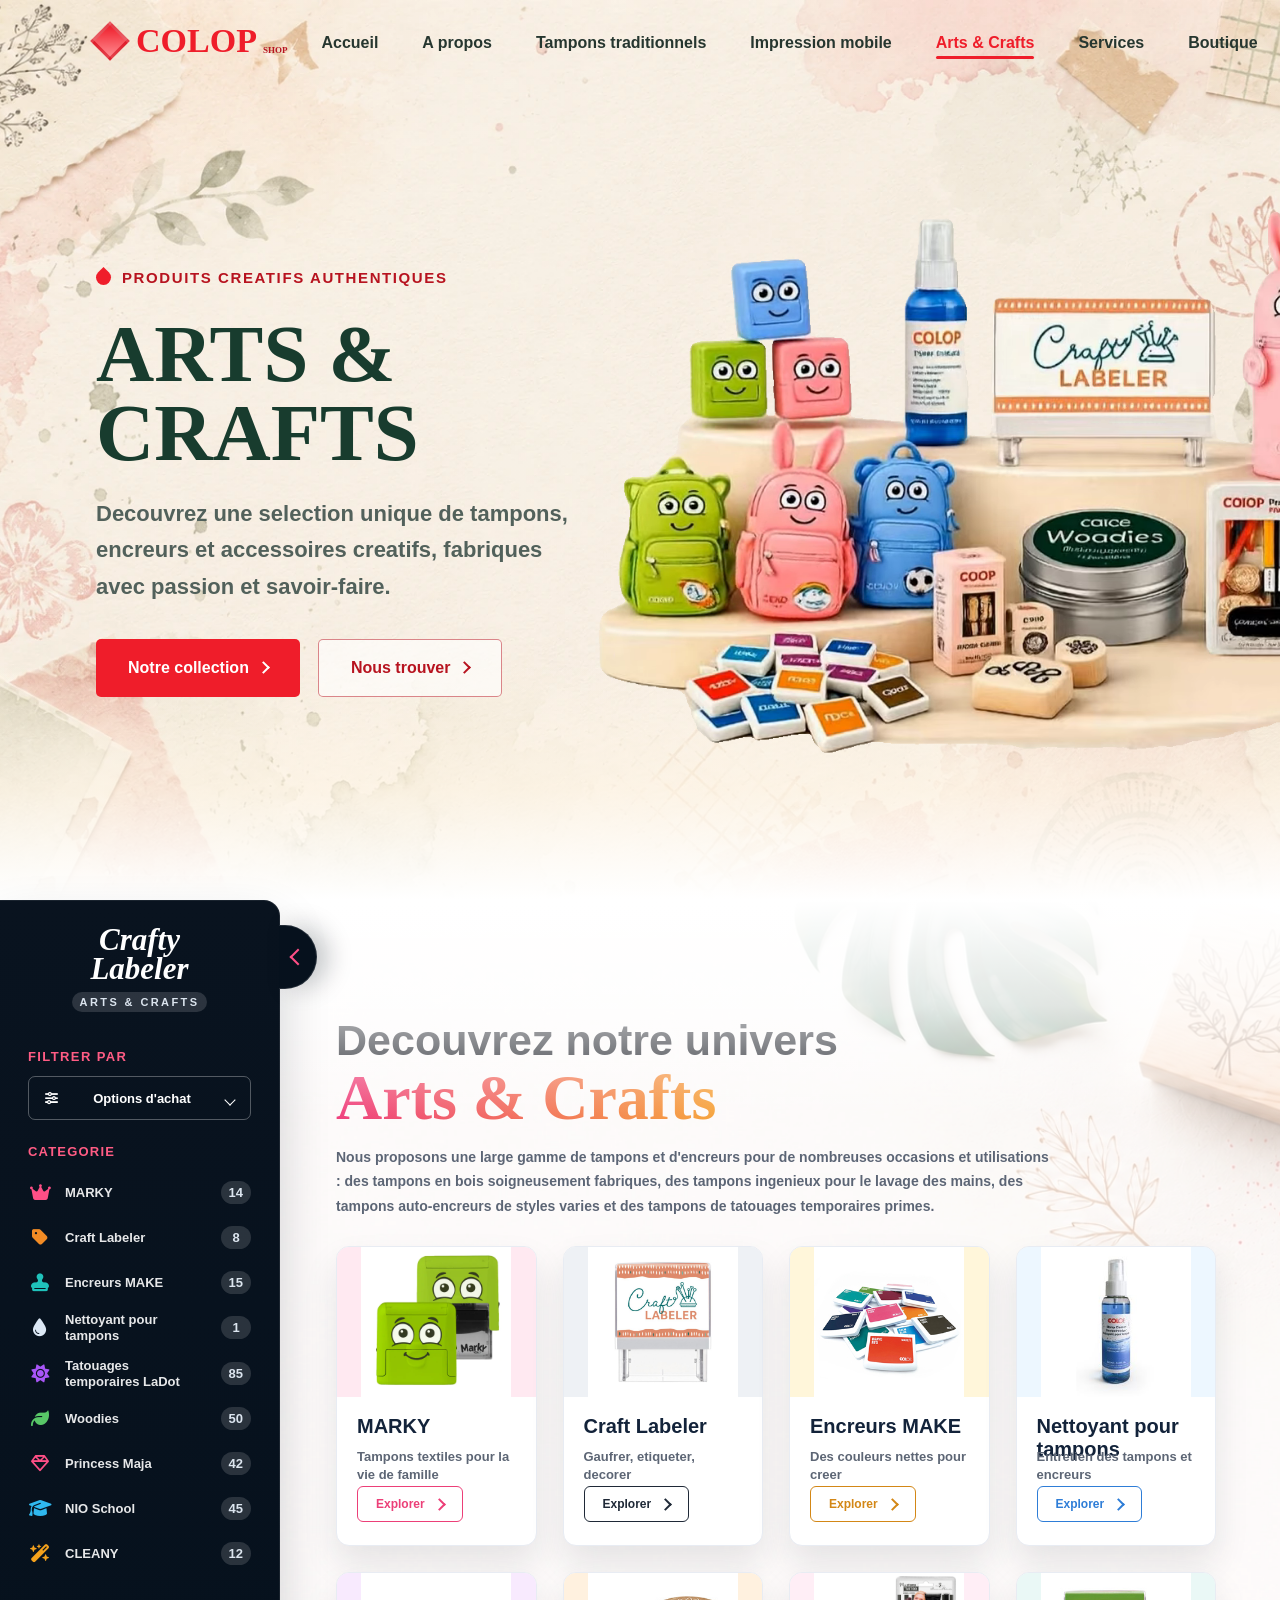
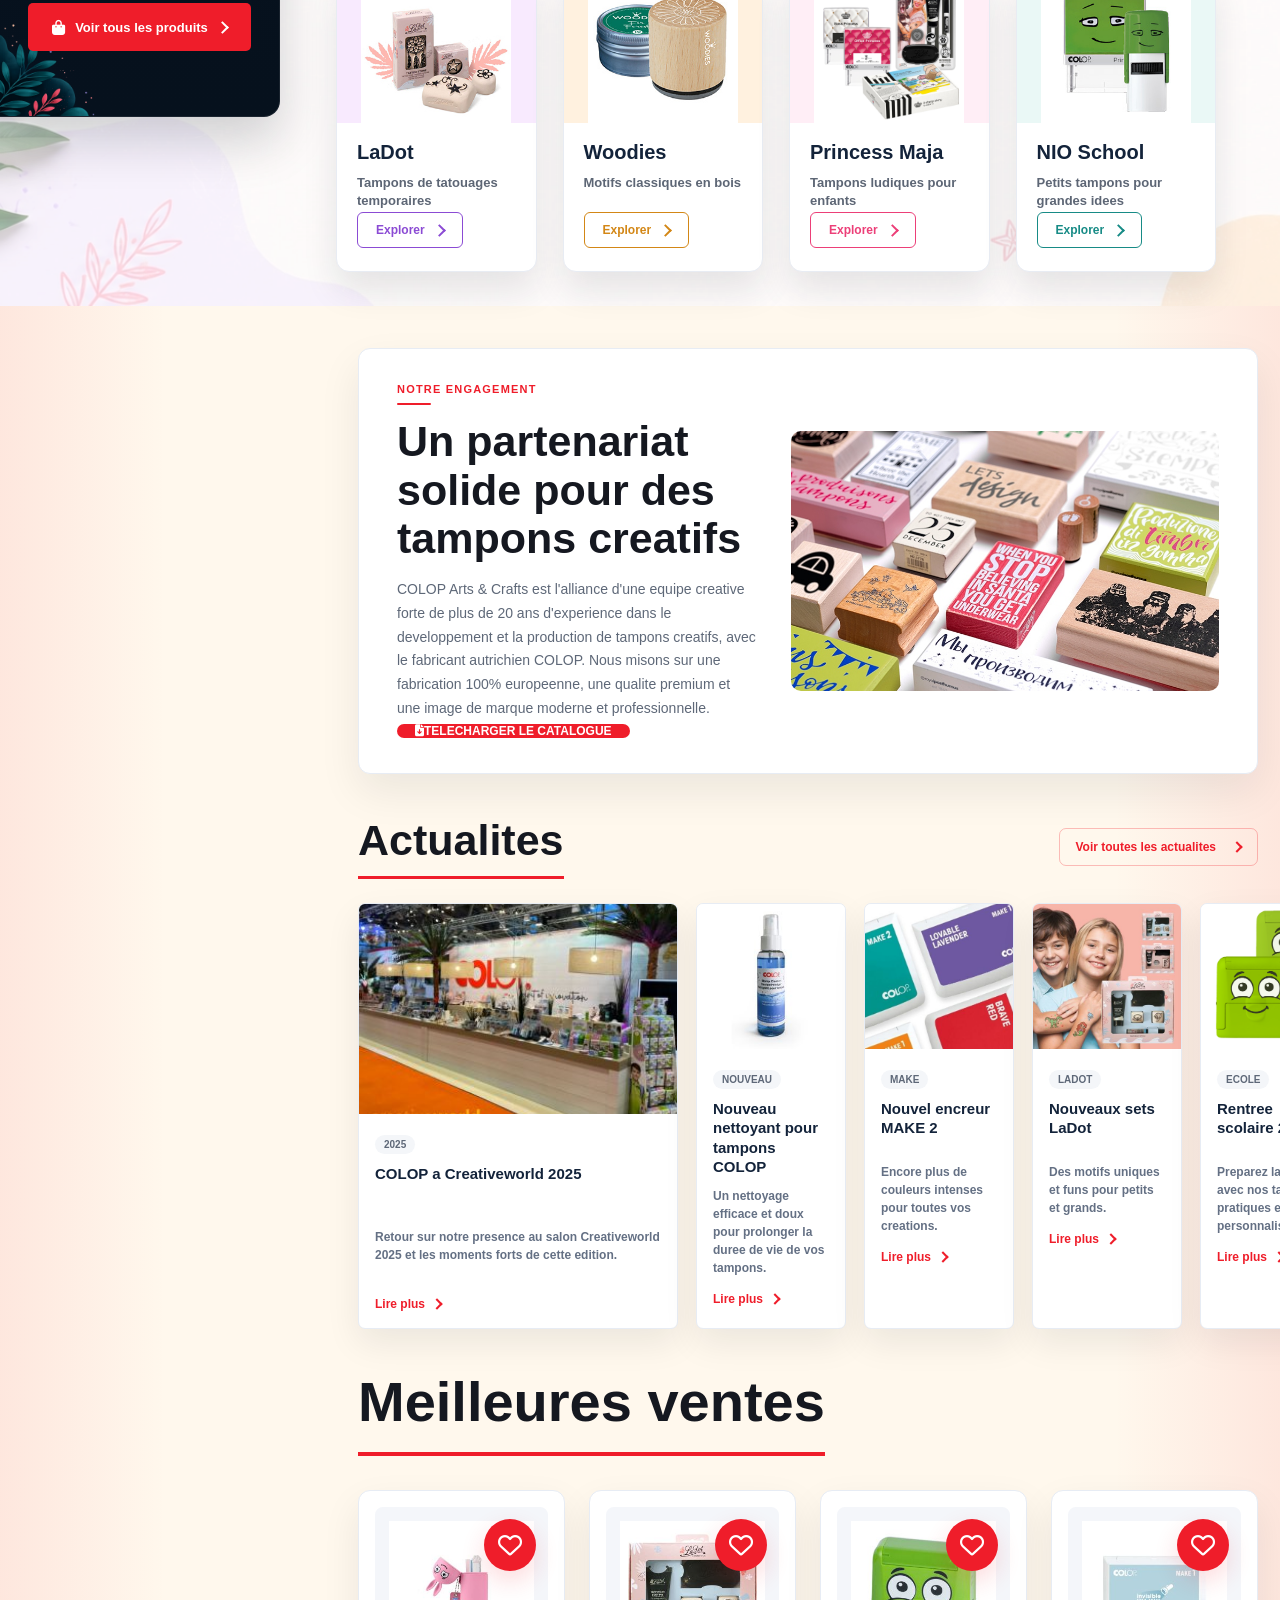
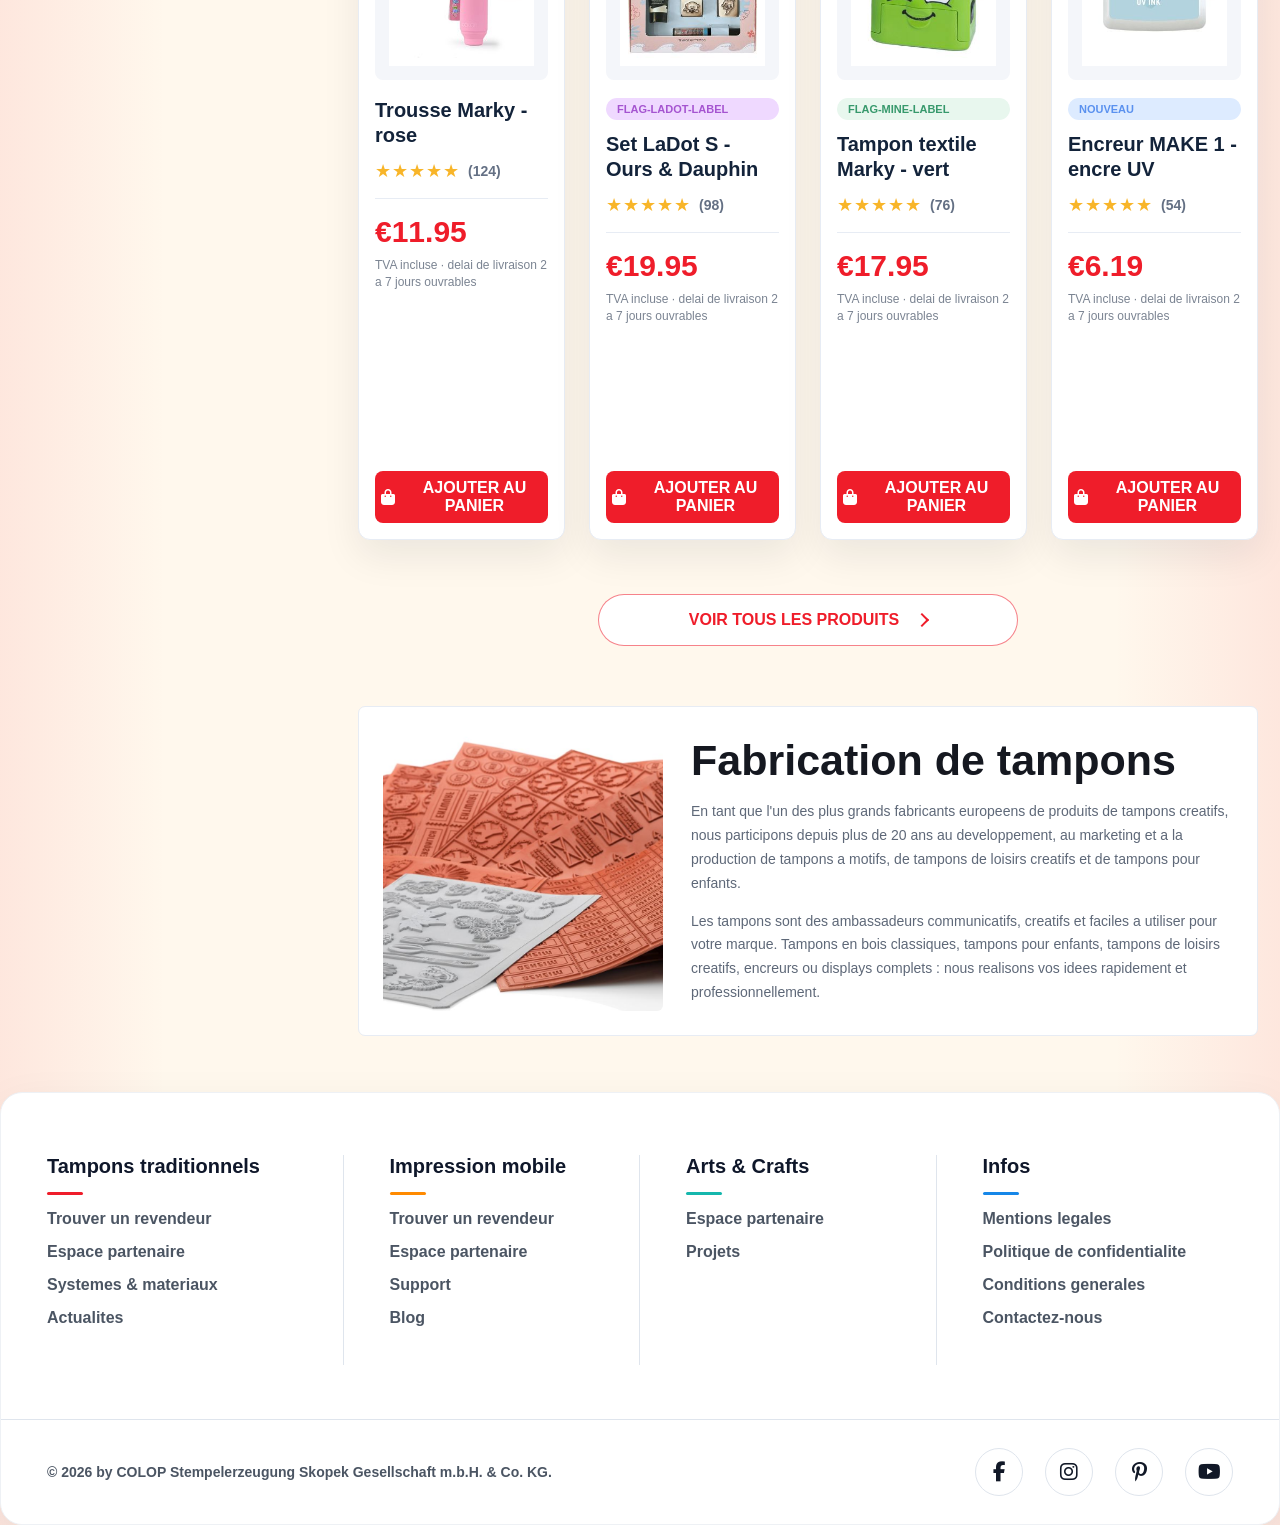
<file: index.html>
<!doctype html>
<html lang="fr">
  <head>
    <meta charset="utf-8" />
    <meta name="viewport" content="width=device-width, initial-scale=1" />
    <title>COLOP Arts & Crafts</title>
    <link
      rel="stylesheet"
      href="https://cdnjs.cloudflare.com/ajax/libs/font-awesome/6.5.2/css/all.min.css"
    />
    <link rel="stylesheet" href="styles.css" />
  </head>
  <body>
    <div class="topbar">
      <div class="wrap topbar__inner">
        <span>La boutique ne fonctionnera pas correctement si les cookies sont desactives.</span>
        <div>
          <a href="#">Mon compte</a>
          <a href="#">Connexion</a>
          <a href="#">Creer un compte</a>
        </div>
      </div>
    </div>

    <header class="site-header">
      <div class="wrap header-grid">
        <button class="icon-button nav-toggle" aria-label="Ouvrir le menu">
          <span></span><span></span><span></span>
        </button>
        <a class="brand" href="#" aria-label="COLOP shop">
          <span>COL</span><span>OP</span>
          <small>Shop</small>
        </a>
        <nav class="main-nav" aria-label="Navigation principale">
          <a href="#">Accueil</a>
          <a href="#">A propos</a>
          <a href="#">Tampons traditionnels</a>
          <a href="#">Impression mobile</a>
          <a class="active" href="#">Arts & Crafts</a>
          <a href="#">Services</a>
          <a href="#">Boutique</a>
        </nav>
        <div class="header-actions">
          <button class="search-button" aria-label="Rechercher"></button>
          <a class="cart-link" href="#">Mon panier</a>
        </div>
      </div>
    </header>

    <main>
      <section class="hero">
        <div class="wrap hero__inner">
          <div class="hero-copy">
            <span class="hero-kicker">Produits creatifs authentiques</span>
            <h1>ARTS &amp; CRAFTS</h1>
            <p>Decouvrez une selection unique de tampons, encreurs et accessoires creatifs, fabriques avec passion et savoir-faire.</p>
            <div class="hero-actions">
              <a class="hero-cta" href="#">Notre collection</a>
              <a class="hero-secondary" href="#">Nous trouver</a>
            </div>
          </div>
          <div class="hero-art" aria-label="Produits COLOP Arts and Crafts">
            <video class="hero-main-image" autoplay muted loop playsinline aria-label="Video principale des produits">
              <source src="assets/sections/hero-main-video.webm" type="video/mp4" />
            </video>
          </div>
        </div>
      </section>

      <div class="wrap layout">
        <aside class="filters" aria-label="Categories de boutique">
          <button class="filter-toggle" type="button" aria-label="Masquer les filtres" aria-expanded="true"></button>
          <div class="filters-panel">
            <div class="filter-brand">
              <strong>Crafty Labeler</strong>
              <span>Arts & Crafts</span>
            </div>
            <h2>Filtrer par</h2>
            <h3><i class="fa-solid fa-sliders" aria-hidden="true"></i>Options d'achat</h3>
            <h4>Categorie</h4>
            <ul>
              <li><i class="option-icon fa-solid fa-crown" aria-hidden="true"></i><a href="marky.html">MARKY</a><span>14</span></li>
              <li><i class="option-icon fa-solid fa-tag" aria-hidden="true"></i><a href="#">Craft Labeler</a><span>8</span></li>
              <li><i class="option-icon fa-solid fa-stamp" aria-hidden="true"></i><a href="#">Encreurs MAKE</a><span>15</span></li>
              <li><i class="option-icon fa-solid fa-droplet" aria-hidden="true"></i><a href="#">Nettoyant pour tampons</a><span>1</span></li>
              <li><i class="option-icon fa-solid fa-sun" aria-hidden="true"></i><a href="#">Tatouages temporaires LaDot</a><span>85</span></li>
              <li><i class="option-icon fa-solid fa-leaf" aria-hidden="true"></i><a href="#">Woodies</a><span>50</span></li>
              <li><i class="option-icon fa-regular fa-gem" aria-hidden="true"></i><a href="#">Princess Maja</a><span>42</span></li>
              <li><i class="option-icon fa-solid fa-graduation-cap" aria-hidden="true"></i><a href="#">NIO School</a><span>45</span></li>
              <li><i class="option-icon fa-solid fa-wand-magic-sparkles" aria-hidden="true"></i><a href="#">CLEANY</a><span>12</span></li>
            </ul>
            <a class="view-all" href="#"><i class="fa-solid fa-bag-shopping" aria-hidden="true"></i>Voir tous les produits</a>
          </div>
        </aside>

        <div class="content">
          <section class="section-intro">
            <h2>Decouvrez notre univers <span>Arts & Crafts</span></h2>
            <p>
              Nous proposons une large gamme de tampons et d'encreurs pour de nombreuses occasions et utilisations :
              des tampons en bois soigneusement fabriques, des tampons ingenieux pour le lavage des mains, des tampons
              auto-encreurs de styles varies et des tampons de tatouages temporaires primes.
            </p>
          </section>

          <section class="brand-grid" aria-label="Marques Arts and Crafts">
            <a class="brand-tile marky" href="marky.html">
              <img src="assets/brands/marky.jpg" alt="" />
              <strong>MARKY</strong>
              <span>Tampons textiles pour la vie de famille</span>
              <em>Explorer</em>
            </a>
            <a class="brand-tile labeler" href="#">
              <img src="assets/brands/craft-labeler.jpg" alt="" />
              <strong>Craft Labeler</strong>
              <span>Gaufrer, etiqueter, decorer</span>
              <em>Explorer</em>
            </a>
            <a class="brand-tile make" href="#">
              <img src="assets/brands/make-stamp-pads.jpg" alt="" />
              <strong>Encreurs MAKE</strong>
              <span>Des couleurs nettes pour creer</span>
              <em>Explorer</em>
            </a>
            <a class="brand-tile cleaner" href="#">
              <img src="assets/brands/stamp-cleaner.jpg" alt="" />
              <strong>Nettoyant pour tampons</strong>
              <span>Entretien des tampons et encreurs</span>
              <em>Explorer</em>
            </a>
            <a class="brand-tile ladot" href="#">
              <img src="assets/brands/ladot.jpg" alt="" />
              <strong>LaDot</strong>
              <span>Tampons de tatouages temporaires</span>
              <em>Explorer</em>
            </a>
            <a class="brand-tile woodies" href="#">
              <img src="assets/brands/woodies.jpg" alt="" />
              <strong>Woodies</strong>
              <span>Motifs classiques en bois</span>
              <em>Explorer</em>
            </a>
            <a class="brand-tile maja" href="#">
              <img src="assets/brands/princess-maja.png" alt="" />
              <strong>Princess Maja</strong>
              <span>Tampons ludiques pour enfants</span>
              <em>Explorer</em>
            </a>
            <a class="brand-tile nio" href="#">
              <img src="assets/brands/nio-school.jpg" alt="" />
              <strong>NIO School</strong>
              <span>Petits tampons pour grandes idees</span>
              <em>Explorer</em>
            </a>
          </section>
        </div>
      </div>

      <div class="wrap after-universe">
          <section class="partnership">
            <div>
              <span>Notre engagement</span>
              <h2>Un partenariat solide pour des tampons creatifs</h2>
              <p>
                COLOP Arts & Crafts est l'alliance d'une equipe creative forte de plus de 20 ans d'experience dans le
                developpement et la production de tampons creatifs, avec le fabricant autrichien COLOP. Nous misons sur
                une fabrication 100% europeenne, une qualite premium et une image de marque moderne et professionnelle.
              </p>
              <a class="button" href="#"><i class="fa-solid fa-file-arrow-down" aria-hidden="true"></i>Telecharger le catalogue</a>
            </div>
            <img src="assets/sections/company.jpg" alt="Produits creatifs COLOP Arts and Crafts" />
          </section>

          <section class="news">
            <div class="section-heading">
              <h2>Actualites</h2>
              <a href="#">Voir toutes les actualites</a>
            </div>
            <div class="news-grid">
              <article class="featured-news">
                <img src="assets/news/creativeworld-2025.jpg" alt="" />
                <span>2025</span>
                <h3>COLOP a Creativeworld 2025</h3>
                <p>Retour sur notre presence au salon Creativeworld 2025 et les moments forts de cette edition.</p>
                <a href="#">Lire plus</a>
              </article>
              <article>
                <img src="assets/news/stamp-cleaner.jpg" alt="" />
                <span>Nouveau</span>
                <h3>Nouveau nettoyant pour tampons COLOP</h3>
                <p>Un nettoyage efficace et doux pour prolonger la duree de vie de vos tampons.</p>
                <a href="#">Lire plus</a>
              </article>
              <article>
                <img src="assets/news/make-2-stamp-pad.jpg" alt="" />
                <span>MAKE</span>
                <h3>Nouvel encreur MAKE 2</h3>
                <p>Encore plus de couleurs intenses pour toutes vos creations.</p>
                <a href="#">Lire plus</a>
              </article>
              <article>
                <img src="assets/news/new-ladot-sets.jpg" alt="" />
                <span>LaDot</span>
                <h3>Nouveaux sets LaDot</h3>
                <p>Des motifs uniques et funs pour petits et grands.</p>
                <a href="#">Lire plus</a>
              </article>
              <article>
                <img src="assets/news/back-to-school-2024.png" alt="" />
                <span>Ecole</span>
                <h3>Rentree scolaire 2024</h3>
                <p>Preparez la rentree avec nos tampons pratiques et personnalisables.</p>
                <a href="#">Lire plus</a>
              </article>
            </div>
          </section>

          <section class="products">
            <div class="section-heading">
              <h2>Meilleures ventes</h2>
            </div>
            <div class="product-grid">
              <article class="product-card">
                <button class="wishlist-button" type="button" aria-label="Ajouter aux favoris"><i class="fa-regular fa-heart"></i></button>
                <div class="product-image"><img src="assets/products/marky-pencil-case-pink.jpg" alt="Trousse Marky rose" /></div>
                <h3>Trousse Marky - rose</h3>
                <div class="rating" aria-label="Note 5 sur 5"><span>★★★★★</span><small>(124)</small></div>
                <p class="price">&euro;11.95</p>
                <p class="meta">TVA incluse &middot; delai de livraison 2 a 7 jours ouvrables</p>
                <button><i class="fa-solid fa-bag-shopping" aria-hidden="true"></i>Ajouter au panier</button>
              </article>
              <article class="product-card">
                <button class="wishlist-button" type="button" aria-label="Ajouter aux favoris"><i class="fa-regular fa-heart"></i></button>
                <div class="product-image"><img src="assets/products/ladot-set-bear-dolphin.jpg" alt="Set LaDot S Ours et Dauphin" /></div>
                <span class="flag">flag-ladot-label</span>
                <h3>Set LaDot S - Ours & Dauphin</h3>
                <div class="rating" aria-label="Note 5 sur 5"><span>★★★★★</span><small>(98)</small></div>
                <p class="price">&euro;19.95</p>
                <p class="meta">TVA incluse &middot; delai de livraison 2 a 7 jours ouvrables</p>
                <button><i class="fa-solid fa-bag-shopping" aria-hidden="true"></i>Ajouter au panier</button>
              </article>
              <article class="product-card">
                <button class="wishlist-button" type="button" aria-label="Ajouter aux favoris"><i class="fa-regular fa-heart"></i></button>
                <div class="product-image"><img src="assets/products/marky-textile-stamp-green.jpg" alt="Tampon textile Marky vert" /></div>
                <span class="flag">flag-mine-label</span>
                <h3>Tampon textile Marky - vert</h3>
                <div class="rating" aria-label="Note 5 sur 5"><span>★★★★★</span><small>(76)</small></div>
                <p class="price">&euro;17.95</p>
                <p class="meta">TVA incluse &middot; delai de livraison 2 a 7 jours ouvrables</p>
                <button><i class="fa-solid fa-bag-shopping" aria-hidden="true"></i>Ajouter au panier</button>
              </article>
              <article class="product-card">
                <button class="wishlist-button" type="button" aria-label="Ajouter aux favoris"><i class="fa-regular fa-heart"></i></button>
                <div class="product-image"><img src="assets/products/make-1-ink-pad-uv.jpg" alt="Encreur MAKE 1 encre UV" /></div>
                <span class="flag">nouveau</span>
                <h3>Encreur MAKE 1 - encre UV</h3>
                <div class="rating" aria-label="Note 5 sur 5"><span>★★★★★</span><small>(54)</small></div>
                <p class="price">&euro;6.19</p>
                <p class="meta">TVA incluse &middot; delai de livraison 2 a 7 jours ouvrables</p>
                <button><i class="fa-solid fa-bag-shopping" aria-hidden="true"></i>Ajouter au panier</button>
              </article>
            </div>
            <a class="products-more" href="#">Voir tous les produits</a>
          </section>

          <section class="manufacturing">
            <div class="manufacturing__image">
              <img src="assets/sections/production-01.jpg" alt="Fabrication de tampons COLOP" />
            </div>
            <div>
              <h2>Fabrication de tampons</h2>
              <p>
                En tant que l'un des plus grands fabricants europeens de produits de tampons creatifs, nous participons
                depuis plus de 20 ans au developpement, au marketing et a la production de tampons a motifs, de tampons
                de loisirs creatifs et de tampons pour enfants.
              </p>
              <p>
                Les tampons sont des ambassadeurs communicatifs, creatifs et faciles a utiliser pour votre marque.
                Tampons en bois classiques, tampons pour enfants, tampons de loisirs creatifs, encreurs ou displays
                complets : nous realisons vos idees rapidement et professionnellement.
              </p>
            </div>
          </section>
      </div>
    </main>

    <footer class="footer">
      <div class="wrap footer-grid">
        <div>
          <h3>Tampons traditionnels</h3>
          <a href="#">Trouver un revendeur</a>
          <a href="#">Espace partenaire</a>
          <a href="#">Systemes & materiaux</a>
          <a href="#">Actualites</a>
        </div>
        <div>
          <h3>Impression mobile</h3>
          <a href="#">Trouver un revendeur</a>
          <a href="#">Espace partenaire</a>
          <a href="#">Support</a>
          <a href="#">Blog</a>
        </div>
        <div>
          <h3>Arts & Crafts</h3>
          <a href="#">Espace partenaire</a>
          <a href="#">Projets</a>
        </div>
        <div>
          <h3>Infos</h3>
          <a href="#">Mentions legales</a>
          <a href="#">Politique de confidentialite</a>
          <a href="#">Conditions generales</a>
          <a href="#">Contactez-nous</a>
        </div>
      </div>
      <div class="wrap footer-bottom-row">
        <div class="copyright">
          &copy; 2026 by COLOP Stempelerzeugung Skopek Gesellschaft m.b.H. & Co. KG.
        </div>
        <div class="social-row">
          <a href="#" aria-label="Facebook"><i class="fa-brands fa-facebook-f"></i></a>
          <a href="#" aria-label="Instagram"><i class="fa-brands fa-instagram"></i></a>
          <a href="#" aria-label="Pinterest"><i class="fa-brands fa-pinterest-p"></i></a>
          <a href="#" aria-label="YouTube"><i class="fa-brands fa-youtube"></i></a>
        </div>
      </div>
    </footer>

    <script src="script.js"></script>
  </body>
</html>
</file>
<file: styles.css>
:root {
  --red: #ef1d2a;
  --red-dark: #b7131f;
  --ink: #13233a;
  --text: #253247;
  --muted: #667085;
  --line: #e9edf4;
  --page: #fff8ed;
  --panel: #ffffff;
  --cream: #fff8ec;
  --shadow: 0 22px 52px rgba(73, 38, 18, 0.12);
}

* {
  box-sizing: border-box;
}

html,
body {
  max-width: 100%;
  overflow-x: hidden;
}

body {
  margin: 0;
  color: var(--text);
  font-family: Arial, Helvetica, sans-serif;
  background:
    linear-gradient(90deg, rgba(239, 29, 42, 0.08), transparent 13%, transparent 87%, rgba(239, 29, 42, 0.08)),
    var(--page);
}

html.marky-sequence-locked,
body.marky-sequence-locked {
  overflow: hidden;
}

a {
  color: inherit;
  text-decoration: none;
}

button,
input {
  font: inherit;
}

.wrap {
  width: min(1320px, calc(100% - 56px));
  max-width: 100vw;
  margin: 0 auto;
}

.topbar {
  display: none;
  background: rgba(255, 255, 255, 0.68);
  color: #786d62;
  font-size: 11px;
  border-bottom: 1px solid rgba(239, 29, 42, 0.1);
}

.topbar__inner {
  min-height: 26px;
  display: flex;
  align-items: center;
  justify-content: space-between;
  gap: 18px;
}

.topbar__inner span::before {
  content: "";
  display: inline-block;
  width: 8px;
  height: 8px;
  margin-right: 8px;
  border: 1px solid var(--red);
  border-radius: 50%;
  vertical-align: -1px;
}

.topbar a {
  margin-left: 18px;
}

.site-header {
  position: fixed;
  top: 0;
  left: 0;
  right: 0;
  z-index: 20;
  background: transparent;
  border-bottom: 1px solid transparent;
  backdrop-filter: none;
  transition: background 180ms ease, border-color 180ms ease, box-shadow 180ms ease;
  max-width: 100vw;
}

.site-header.is-scrolled {
  background: rgba(255, 250, 240, 1);
  border-bottom-color: rgba(239, 29, 42, 0.08);
  box-shadow: 0 10px 26px rgba(50, 31, 17, 0.06);
  backdrop-filter: none;
}

.header-grid {
  width: 85vw;
  max-width: none;
  min-height: 82px;
  display: grid;
  grid-template-columns: auto 1fr auto;
  align-items: center;
  gap: 34px;
}

.brand {
  display: inline-flex;
  align-items: flex-end;
  color: var(--red);
  font-family: Georgia, "Times New Roman", serif;
  font-size: 34px;
  font-weight: 900;
  line-height: 0.9;
  letter-spacing: 0;
}

.brand::before {
  content: "";
  width: 22px;
  height: 22px;
  margin-right: 12px;
  align-self: center;
  background: linear-gradient(135deg, var(--red), #ff8a8f);
  border: 3px solid rgba(183, 19, 31, 0.3);
  transform: rotate(45deg);
}

.brand span + span {
  font-weight: 900;
}

.brand small {
  margin-left: 6px;
  color: var(--red-dark);
  font-size: 9px;
  font-weight: 800;
  text-transform: uppercase;
  transform: translateY(-2px);
}

.main-nav {
  display: flex;
  align-items: center;
  justify-content: center;
  gap: 44px;
  color: #26362f;
  font-size: 16px;
  font-weight: 700;
}

.main-nav a {
  position: relative;
  padding: 29px 0 25px;
  white-space: nowrap;
}

.main-nav a.active,
.main-nav a:hover {
  color: var(--red);
}

.main-nav a.active::after {
  content: "";
  position: absolute;
  left: 0;
  right: 0;
  bottom: 18px;
  height: 3px;
  background: var(--red);
  border-radius: 999px;
}

.header-actions {
  display: flex;
  align-items: center;
  justify-content: flex-end;
  gap: 18px;
  font-size: 16px;
}

.cart-link {
  min-height: 48px;
  display: inline-flex;
  align-items: center;
  padding: 0 28px;
  color: #fff;
  background: var(--red);
  border-radius: 6px;
  font-weight: 900;
  box-shadow: 0 14px 26px rgba(239, 29, 42, 0.22);
}

.search-button,
.icon-button {
  border: 0;
  background: transparent;
  cursor: pointer;
}

.search-button {
  width: 22px;
  height: 22px;
  border: 2px solid #1f2937;
  border-radius: 50%;
  position: relative;
}

.search-button::after {
  content: "";
  position: absolute;
  width: 8px;
  height: 2px;
  right: -6px;
  bottom: 0;
  background: #1f2937;
  transform: rotate(45deg);
}

.nav-toggle {
  display: none;
  width: 32px;
  height: 28px;
  padding: 0;
}

.nav-toggle span {
  display: block;
  height: 2px;
  margin: 6px 0;
  background: var(--ink);
}

.hero {
  position: relative;
  height: 100vh;
  min-height: 100vh;
  overflow: hidden;
  background:
    radial-gradient(circle at center, rgba(255, 250, 240, 0.1), rgba(255, 246, 232, 0.1)),
    url("assets/sections/hero-background.png") center / cover no-repeat,
    #fff6e8;
  border-bottom: 0;
  max-width: 100vw;
}

.hero::after {
  content: "";
  position: absolute;
  left: 0;
  right: 0;
  bottom: 0;
  height: 240px;
  background: linear-gradient(180deg, rgba(255, 246, 232, 0) 0%, rgba(255, 246, 232, 0.72) 54%, #fff 100%);
  pointer-events: none;
}

.hero__inner {
  width: 85vw;
  max-width: 100vw;
  position: relative;
  z-index: 1;
  transform: translateY(74px);
  min-height: calc(100vh - 82px);
  display: grid;
  grid-template-columns: minmax(480px, 0.7fr) minmax(720px, 1.3fr);
  align-items: center;
  gap: 86px;
  padding: 28px 0;
}

.hero-kicker {
  display: inline-flex;
  align-items: center;
  gap: 11px;
  margin-bottom: 28px;
  color: var(--red-dark);
  font-size: 15px;
  font-weight: 900;
  text-transform: uppercase;
  letter-spacing: 1.6px;
}

.hero-kicker::before {
  content: "";
  width: 15px;
  height: 15px;
  background: var(--red);
  border-radius: 0 8px 8px 8px;
  transform: rotate(45deg);
}

.hero-copy h1 {
  max-width: 660px;
  margin: 0 0 24px;
  color: #183c2e;
  font-family: Georgia, "Times New Roman", serif;
  font-size: clamp(72px, 6.3vw, 112px);
  line-height: 0.98;
  font-weight: 900;
  letter-spacing: 0;
}

.hero-copy h1 span {
  color: var(--red);
}

.hero-copy h1::first-letter {
  color: inherit;
}

.hero-copy p {
  max-width: 610px;
  margin: 0;
  color: #52615b;
  font-size: 22px;
  font-weight: 700;
  line-height: 1.65;
}

.hero-badges {
  display: none;
  flex-wrap: wrap;
  gap: 18px;
  margin: 28px 0 25px;
}

.hero-badges span {
  min-width: 92px;
  display: grid;
  grid-template-columns: 34px 1fr;
  align-items: center;
  gap: 9px;
  color: #4d596a;
  font-size: 11px;
  font-weight: 800;
  line-height: 1.25;
}

.hero-badges span::before {
  content: "";
  width: 34px;
  height: 34px;
  grid-row: span 2;
  background: var(--red);
  border-radius: 50%;
}

.hero-badges b {
  color: var(--ink);
  font-size: 13px;
}

.hero-actions {
  display: flex;
  flex-wrap: wrap;
  gap: 18px;
  margin-top: 34px;
}

.hero-cta,
.hero-secondary,
.view-all,
.brand-tile em {
  display: inline-flex;
  align-items: center;
  justify-content: center;
  gap: 10px;
  min-height: 58px;
  padding: 0 32px;
  border: 0;
  border-radius: 5px;
  background: var(--red);
  color: #fff;
  font-size: 16px;
  font-style: normal;
  font-weight: 900;
}

.hero-secondary {
  background: rgba(255, 255, 255, 0.62);
  color: var(--red-dark);
  border: 1px solid rgba(183, 19, 31, 0.5);
  box-shadow: none;
}

.hero-cta::after,
.hero-secondary::after,
.view-all::after,
.brand-tile em::after {
  content: "";
  width: 7px;
  height: 7px;
  border-top: 2px solid currentColor;
  border-right: 2px solid currentColor;
  transform: rotate(45deg);
}


.hero-art {
  position: relative;
  min-height: 420px;
  display: flex;
  align-items: center;
  justify-content: center;
  min-width: 0;
  overflow: visible;
}

.hero-main-image {
  overflow: visible;
  display: block;
  width: 100%;
  max-width: 1040px;
  height: clamp(420px, 46vw, 640px);
  object-fit: cover;
  object-position: center;
  border-radius: 0;
}

.layout {
  width: 100%;
  max-width: 100vw;
  position: relative;
  display: grid;
  grid-template-columns: minmax(0, 1fr);
  gap: 56px;
  margin-left: 0;
  margin-right: 0;
  margin-top: 0;
  padding: 58px 64px 34px 0;
  background:
    linear-gradient(rgba(255, 255, 255, 0.58), rgba(255, 255, 255, 0.58)),
    url("assets/sections/universe-background.png") center / cover no-repeat,
    #fff;
  border-radius: 0;
}

.layout::before {
  content: "";
  position: absolute;
  top: 0;
  left: 0;
  right: 0;
  height: 220px;
  background: linear-gradient(180deg, #fff 0%, rgba(255, 255, 255, 0.72) 48%, rgba(255, 255, 255, 0) 100%);
  pointer-events: none;
}

.filters {
  position: absolute;
  top: 0;
  left: 0;
  z-index: 5;
  align-self: start;
  overflow: visible;
  width: 280px;
  height: calc(100vh - var(--header-offset, 82px));
  max-height: calc(100vh - var(--header-offset, 82px));
  min-height: calc(100vh - var(--header-offset, 82px));
  padding: 0;
  background: linear-gradient(180deg, #09131f 0%, #06111d 100%);
  border: 1px solid rgba(255, 255, 255, 0.08);
  border-left: 0;
  border-radius: 0 16px 16px 0;
  box-shadow: 0 24px 50px rgba(6, 17, 29, 0.18);
}

.filters-panel {
  position: relative;
  z-index: 1;
  height: 100%;
  overflow-x: hidden;
  overflow-y: auto;
  padding: 24px 28px 150px;
  scrollbar-width: thin;
  scrollbar-color: rgba(255, 255, 255, 0.2) transparent;
}

.filters-panel::-webkit-scrollbar {
  width: 6px;
}

.filters-panel::-webkit-scrollbar-track {
  background: transparent;
}

.filters-panel::-webkit-scrollbar-thumb {
  background: rgba(255, 255, 255, 0.18);
  border-radius: 999px;
}

.filters::after {
  content: "";
  position: absolute;
  left: 0;
  bottom: 0;
  z-index: 0;
  width: 150px;
  height: 150px;
  background: url("assets/sections/sidebar-bottom.png") left bottom / contain no-repeat;
  pointer-events: none;
}

.filters.is-fixed {
  position: fixed;
  top: var(--header-offset, 82px);
  left: 0;
  height: calc(100vh - var(--header-offset, 82px));
  min-height: calc(100vh - var(--header-offset, 82px));
  max-height: calc(100vh - var(--header-offset, 82px));
}

.filters.is-stopped {
  position: absolute;
  top: var(--filter-stop-top, 0px);
  left: 0;
  height: calc(100vh - var(--header-offset, 82px));
  min-height: calc(100vh - var(--header-offset, 82px));
  max-height: calc(100vh - var(--header-offset, 82px));
}

.filter-toggle {
  position: absolute;
  top: 24px;
  left: 100%;
  right: auto;
  z-index: 2;
  width: 38px;
  height: 64px;
  padding: 0;
  border: 1px solid rgba(255, 255, 255, 0.12);
  border-left: 0;
  border-radius: 0 999px 999px 0;
  background: #06111d;
  box-shadow: 12px 0 24px rgba(6, 17, 29, 0.22);
  cursor: pointer;
  transition: right 180ms ease, background 180ms ease, border-color 180ms ease, box-shadow 180ms ease;
}

.filter-toggle:hover {
  background: #091827;
  border-color: rgba(255, 255, 255, 0.22);
}

.filter-toggle::before {
  content: "";
  display: block;
  width: 10px;
  height: 10px;
  margin: auto;
  border-left: 2px solid #ff4f86;
  border-bottom: 2px solid #ff4f86;
  transform: rotate(45deg);
  transition: transform 180ms ease;
}

.layout.filters-hidden {
  grid-template-columns: minmax(0, 1fr);
  gap: 56px;
  padding-left: 1.5rem;
}

.layout.filters-hidden .content {
  padding-left: 0;
}

body.filters-hidden .after-universe {
  width: min(1500px, calc(100% - 44px));
  margin-left: auto;
  margin-right: auto;
}

.layout.filters-hidden .filters {
  width: 0;
  height: calc(100vh - var(--header-offset, 82px));
  min-height: calc(100vh - var(--header-offset, 82px));
  padding: 0;
  border: 0;
  overflow: visible;
  box-shadow: none;
}

.layout.filters-hidden .filters > *:not(.filter-toggle) {
  display: none;
}

.layout.filters-hidden .filters::after {
  display: none;
}

.layout.filters-hidden .filter-toggle {
  left: 0;
  right: auto;
  top: 24px;
  float: none;
  margin: 0;
  border-radius: 0 999px 999px 0;
}

.layout.filters-hidden .filter-toggle::before {
  transform: rotate(225deg);
}

.filter-brand {
  min-height: 104px;
  display: flex;
  flex-direction: column;
  align-items: center;
  justify-content: flex-start;
  margin-bottom: 20px;
  color: #fff;
  text-align: center;
}

.filter-brand strong {
  display: block;
  max-width: 180px;
  font-family: Georgia, "Times New Roman", serif;
  font-size: 31px;
  font-style: italic;
  line-height: 0.95;
}

.filter-brand span {
  display: block;
  margin-top: 8px;
  color: rgba(255, 255, 255, 0.72);
  font-size: 11px;
  font-weight: 900;
  letter-spacing: 2.4px;
  text-transform: uppercase;
}

.filters h2,
.filters h3,
.filters h4 {
  margin: 0;
  border-bottom: 0;
}

.filters h2 {
  padding: 0 0 12px;
  background: transparent;
  color: #ff5c84;
  font-size: 13px;
  font-weight: 900;
  letter-spacing: 1.4px;
  text-transform: uppercase;
}

.filters h3 {
  min-height: 44px;
  display: flex;
  align-items: center;
  justify-content: space-between;
  gap: 10px;
  margin-bottom: 24px;
  padding: 0 16px;
  color: #fff;
  font-size: 13px;
  font-weight: 900;
  border: 1px solid rgba(255, 255, 255, 0.3);
  border-radius: 7px;
}

.filters h3::after {
  content: "";
  flex: 0 0 auto;
  float: right;
  width: 7px;
  height: 7px;
  margin-top: 3px;
  border-right: 1px solid currentColor;
  border-bottom: 1px solid currentColor;
  transform: rotate(45deg);
}

.filters h4 {
  padding: 0 0 10px;
  color: #ff5c84;
  font-size: 13px;
  font-weight: 900;
  letter-spacing: 1.2px;
  text-transform: uppercase;
}

.filters ul {
  margin: 0;
  padding: 0;
  list-style: none;
}

.filters li {
  display: grid;
  grid-template-columns: 24px minmax(0, 1fr) 34px;
  align-items: center;
  column-gap: 13px;
  min-height: 43px;
  margin: 2px -10px;
  padding: 6px 10px;
  color: rgba(255, 255, 255, 0.9);
  font-size: 13px;
  font-weight: 900;
  border-radius: 9px;
  cursor: pointer;
  transition: background 160ms ease, transform 160ms ease, color 160ms ease;
}

.filters li:hover {
  background: rgba(255, 255, 255, 0.08);
  transform: translateX(4px);
}

.option-icon {
  grid-column: 1;
  grid-row: 1;
  width: 24px;
  font-size: 18px;
  line-height: 1;
  text-align: center;
  transition: transform 160ms ease, filter 160ms ease;
}

.filters li:hover .option-icon {
  transform: scale(1.12);
  filter: brightness(1.16);
}

.filters li:nth-child(1) .option-icon { color: #ff4f86; }
.filters li:nth-child(2) .option-icon { color: #f28b25; }
.filters li:nth-child(3) .option-icon { color: #1fc2bb; }
.filters li:nth-child(4) .option-icon { color: #dce8f5; }
.filters li:nth-child(5) .option-icon { color: #a855f7; }
.filters li:nth-child(6) .option-icon { color: #58c767; }
.filters li:nth-child(7) .option-icon { color: #ff4f86; }
.filters li:nth-child(8) .option-icon { color: #2fb8ef; }
.filters li:nth-child(9) .option-icon { color: #f4a11c; }

.filters li a {
  grid-column: 2;
  grid-row: 1;
  min-width: 0;
  padding-left: 0;
  align-self: center;
  line-height: 1.22;
}

.filters span {
  grid-column: 3;
  grid-row: 1;
  min-width: 30px;
  justify-self: end;
  padding: 4px 8px;
  color: #dce5ef;
  text-align: center;
  background: rgba(255, 255, 255, 0.14);
  border-radius: 999px;
  transition: background 160ms ease, color 160ms ease;
}

.filters li:hover span {
  color: #fff;
  background: rgba(255, 255, 255, 0.22);
}

.view-all {
  width: 100%;
  min-height: 48px;
  margin: 26px 0 0;
  background: var(--red);
  color: #fff;
  border: 0;
  box-shadow: none;
  white-space: nowrap;
  font-size: 13px;
  padding: 0 18px;
}

.view-all i {
  font-size: 15px;
}

@media (max-height: 780px) and (min-width: 1041px) {
  .filters-panel {
    padding-top: 18px;
    padding-bottom: 124px;
  }

  .filter-brand {
    min-height: 82px;
    margin-bottom: 14px;
  }

  .filter-brand strong {
    font-size: 27px;
  }

  .filter-brand span {
    margin-top: 6px;
    font-size: 10px;
  }

  .filters h2 {
    padding-bottom: 9px;
  }

  .filters h3 {
    min-height: 42px;
    margin-bottom: 18px;
  }

  .filters li {
    min-height: 38px;
    padding-top: 4px;
    padding-bottom: 4px;
  }

  .view-all {
    min-height: 46px;
    margin-top: 18px;
  }

  .filters::after {
    width: 118px;
    height: 118px;
  }
}

.content {
  min-width: 0;
  padding-left: 336px;
}

.section-intro {
  max-width: 780px;
  padding-top: 58px;
}

.section-intro h2,
.partnership h2,
.section-heading h2,
.manufacturing h2 {
  margin: 0 0 16px;
  color: #151820;
  font-size: 43px;
  line-height: 1.12;
  font-weight: 900;
  letter-spacing: 0;
}

.section-intro h2 span {
  display: block;
  width: max-content;
  margin-top: 4px;
  color: #f0527c;
  font-family: "Brush Script MT", "Segoe Script", cursive;
  font-size: 64px;
  font-weight: 700;
  line-height: 0.95;
  background: linear-gradient(90deg, #ef3f7d 0%, #f6a33c 100%);
  -webkit-background-clip: text;
  background-clip: text;
  -webkit-text-fill-color: transparent;
}

.section-intro p {
  max-width: 720px;
  margin: 0 0 28px;
  color: #5c6575;
  font-size: 14px;
  font-weight: 800;
  line-height: 1.75;
}

.brand-grid {
  display: grid;
  grid-template-columns: repeat(4, minmax(0, 1fr));
  gap: 26px;
  margin-bottom: 0;
}

.brand-tile {
  min-width: 0;
  height: 300px;
  display: flex;
  flex-direction: column;
  padding: 0 20px 34px;
  color: var(--ink);
  background: #fff;
  border: 1px solid #e8ecf3;
  border-radius: 13px;
  box-shadow: 0 18px 34px rgba(23, 31, 44, 0.1);
  overflow: hidden;
  transition: transform 160ms ease, box-shadow 160ms ease;
}

.brand-tile:hover {
  transform: translateY(-4px);
  box-shadow: var(--shadow);
}

.brand-tile img {
  width: calc(100% + 40px);
  height: 150px;
  margin: 0 -20px 18px;
  object-fit: contain;
  background: #f9eef5;
  border-radius: 0;
}

.brand-tile strong {
  min-height: 28px;
  color: var(--ink);
  font-size: 20px;
  line-height: 1.15;
  font-weight: 900;
}

.brand-tile span {
  min-height: 38px;
  margin-top: 5px;
  color: #5d6675;
  font-size: 13px;
  font-weight: 800;
  line-height: 1.35;
}

.brand-tile em {
  width: max-content;
  min-height: 36px;
  margin-top: auto;
  margin-bottom: 8px;
  padding: 0 18px;
  background: #fff;
  border: 1px solid currentColor;
  border-radius: 6px;
  font-size: 12px;
}

.after-universe {
  width: min(1500px, calc(100% - 336px - 44px));
  margin: 0 22px 0 auto;
}

.marky img { background: #ffe9f1; }
.labeler img { background: #eef1f5; }
.make img { background: #fff6da; }
.cleaner img { background: #edf7ff; }
.ladot img { background: #f8eafe; }
.woodies img { background: #fff1df; }
.maja img { background: #ffeef6; }
.nio img { background: #eaf8f6; }

.marky em,
.maja em { color: #ec3f78; }
.labeler em { color: #1f2937; }
.make em,
.woodies em { color: #d38716; }
.cleaner em { color: #2e7dd7; }
.ladot em { color: #8b4bd4; }
.nio em { color: #178b86; }

.partnership,
.news,
.products,
.manufacturing,
.footer {
  margin-top: 42px;
}

.partnership {
  display: grid;
  grid-template-columns: minmax(360px, 0.82fr) minmax(420px, 1.18fr);
  gap: 34px;
  align-items: center;
  min-height: 300px;
  padding: 34px 38px;
  background: #fff;
  border: 1px solid #e7ecf4;
  border-radius: 12px;
  box-shadow: 0 18px 42px rgba(15, 23, 42, 0.08);
  overflow: hidden;
}

.partnership img {
  width: 100%;
  height: 260px;
  object-fit: cover;
  border-radius: 10px;
  order: 2;
}

.partnership > div {
  order: 1;
}

.partnership span {
  display: block;
  margin-bottom: 12px;
  color: var(--red);
  font-size: 11px;
  font-weight: 900;
  letter-spacing: 1.2px;
  text-transform: uppercase;
}

.partnership span::after {
  content: "";
  display: block;
  width: 34px;
  height: 2px;
  margin-top: 8px;
  background: var(--red);
  border-radius: 999px;
}

.partnership p,
.manufacturing p {
  margin: 0;
  color: #5e6878;
  font-size: 14px;
  line-height: 1.7;
}

.partnership .button {
  width: max-content;
  margin-top: 20px;
  gap: 10px;
  min-height: 40px;
  padding: 0 18px;
  font-size: 12px;
}

.button,
.product-card button {
  border: 0;
  background: var(--red);
  color: #fff;
  font-weight: 900;
  cursor: pointer;
  text-transform: uppercase;
}

.button {
  flex: 0 0 auto;
  padding: 13px 20px;
  border-radius: 7px;
}

.section-heading {
  display: flex;
  align-items: center;
  justify-content: space-between;
  gap: 18px;
  border-bottom: 0;
  margin-bottom: 24px;
}

.section-heading h2 {
  display: inline-block;
  margin: 0;
  padding-bottom: 12px;
  border-bottom: 3px solid var(--red);
}

.section-heading > a {
  display: inline-flex;
  align-items: center;
  gap: 9px;
  min-height: 38px;
  padding: 0 16px;
  color: var(--red);
  border: 1px solid rgba(239, 29, 42, 0.28);
  border-radius: 7px;
  font-size: 12px;
  font-weight: 900;
}

.section-heading > a::after {
  content: "";
  width: 7px;
  height: 7px;
  border-top: 2px solid currentColor;
  border-right: 2px solid currentColor;
  transform: rotate(45deg);
}

.news-grid {
  display: grid;
  grid-template-columns: minmax(320px, 1.55fr) repeat(4, minmax(150px, 1fr));
  gap: 18px;
}

.news article,
.product-card {
  background: #fff;
  border: 1px solid #e7ecf4;
  border-radius: 7px;
  overflow: hidden;
  cursor: pointer;
  transition: transform 180ms ease, box-shadow 180ms ease, border-color 180ms ease;
}

.news article {
  min-height: 360px;
  padding: 16px;
  box-shadow: 0 14px 34px rgba(15, 23, 42, 0.08);
}

.news article:hover,
.product-card:hover {
  transform: translateY(-7px);
  border-color: rgba(239, 29, 42, 0.22);
  box-shadow: 0 22px 48px rgba(15, 23, 42, 0.14);
}

.news article img {
  width: calc(100% + 32px);
  height: 145px;
  margin: -16px -16px 16px;
  object-fit: cover;
  background: #f5f7fb;
  transition: transform 220ms ease, filter 220ms ease;
}

.news article:hover img {
  transform: scale(1.045);
  filter: saturate(1.08);
}

.news .featured-news img {
  height: 210px;
}

.news span,
.flag {
  display: inline-block;
  margin-bottom: 10px;
  padding: 4px 9px;
  background: #f4f6f9;
  color: #5e6878;
  font-size: 10px;
  font-weight: 900;
  text-transform: uppercase;
  border-radius: 999px;
}

.news h3,
.product-card h3 {
  margin: 0 0 10px;
  color: var(--ink);
  font-size: 15px;
  line-height: 1.3;
  font-weight: 900;
}

.news h3 {
  min-height: 54px;
}

.product-card h3 {
  min-height: 52px;
  margin-bottom: 12px;
  font-size: 20px;
  line-height: 1.25;
}

.news p {
  min-height: 54px;
  margin: 0 0 12px;
  color: #647084;
  font-size: 12px;
  font-weight: 700;
  line-height: 1.5;
}

.news a {
  color: var(--red);
  font-size: 12px;
  font-weight: 900;
  transition: gap 160ms ease, color 160ms ease;
}

.news a::after {
  content: "";
  display: inline-block;
  width: 6px;
  height: 6px;
  margin-left: 8px;
  border-top: 2px solid currentColor;
  border-right: 2px solid currentColor;
  transform: rotate(45deg);
  transition: transform 160ms ease;
}

.news article:hover a::after {
  transform: translateX(4px) rotate(45deg);
}

.product-grid {
  display: grid;
  grid-template-columns: repeat(4, minmax(0, 1fr));
  gap: 24px;
}

.product-card {
  position: relative;
  min-width: 0;
  min-height: 650px;
  display: flex;
  flex-direction: column;
  padding: 16px;
  border-radius: 12px;
  box-shadow: 0 16px 38px rgba(15, 23, 42, 0.08);
}

.product-image {
  width: 100%;
  aspect-ratio: 1;
  margin-bottom: 18px;
  background: #fff;
  border: 14px solid #f4f6fa;
  border-radius: 8px;
  overflow: hidden;
}

.product-image img {
  display: block;
  width: 100%;
  height: 100%;
  object-fit: contain;
  padding: 8px;
  transition: transform 220ms ease, filter 220ms ease;
}

.product-card:hover .product-image img {
  transform: scale(1.07);
  filter: saturate(1.08);
}

.price {
  margin: 0 0 8px;
  color: var(--red);
  font-size: 30px;
  font-weight: 900;
}

.meta {
  min-height: 44px;
  margin: 0 0 18px;
  color: #7b8492;
  font-size: 12px;
  line-height: 1.45;
}

.wishlist-button {
  position: absolute;
  top: 28px;
  right: 28px;
  z-index: 2;
  display: inline-flex;
  align-items: center;
  justify-content: center;
  width: 52px;
  height: 52px;
  min-height: 52px;
  margin: 0;
  padding: 0;
  color: var(--red);
  background: #fff;
  border: 1px solid rgba(239, 29, 42, 0.12);
  border-radius: 50%;
  box-shadow: 0 10px 24px rgba(239, 29, 42, 0.16);
  transition: color 160ms ease, background 160ms ease, transform 160ms ease, box-shadow 160ms ease;
}

.wishlist-button i {
  font-size: 24px;
}

.wishlist-button:hover {
  color: #fff;
  background: var(--red);
  box-shadow: 0 12px 26px rgba(239, 29, 42, 0.28);
  transform: scale(1.06);
}

.rating {
  display: flex;
  align-items: center;
  gap: 8px;
  min-height: 30px;
  margin: 0 0 16px;
  padding-bottom: 18px;
  border-bottom: 1px solid #e7ecf4;
}

.rating span {
  color: #f8b529;
  font-size: 18px;
  letter-spacing: 1px;
  line-height: 1;
}

.rating small {
  color: #647084;
  font-size: 14px;
  font-weight: 700;
}

.products .flag {
  margin: 0 0 12px;
  padding: 5px 11px;
  background: #e8f7ee;
  color: #37996c;
  font-size: 11px;
}

.product-card:nth-child(2) .flag {
  background: #efd9ff;
  color: #a554d0;
}

.product-card:nth-child(4) .flag {
  background: #ddebff;
  color: #5a91ef;
}

.product-card button:not(.wishlist-button) {
  display: inline-flex;
  align-items: center;
  justify-content: center;
  gap: 12px;
  width: 100%;
  min-height: 52px;
  margin-top: auto;
  border-radius: 8px;
  font-size: 16px;
  transition: background 160ms ease, transform 160ms ease;
}

.product-card:hover button:not(.wishlist-button) {
  background: var(--red-dark);
}

.product-card button:not(.wishlist-button):active {
  transform: scale(0.98);
}

.products {
  padding-bottom: 18px;
}

.products .section-heading {
  margin-bottom: 34px;
}

.products .section-heading h2 {
  padding-bottom: 18px;
  border-bottom-width: 4px;
  font-size: 56px;
}

.products-more {
  display: flex;
  align-items: center;
  justify-content: center;
  gap: 18px;
  width: min(420px, 100%);
  min-height: 52px;
  margin: 54px auto 0;
  color: var(--red);
  background: #fff;
  border: 1px solid rgba(239, 29, 42, 0.55);
  border-radius: 999px;
  font-size: 16px;
  font-weight: 900;
  text-transform: uppercase;
  transition: color 160ms ease, background 160ms ease, transform 160ms ease, box-shadow 160ms ease;
}

.products-more::after {
  content: "";
  width: 8px;
  height: 8px;
  border-top: 2px solid currentColor;
  border-right: 2px solid currentColor;
  transform: rotate(45deg);
}

.products-more:hover {
  color: #fff;
  background: var(--red);
  box-shadow: 0 16px 28px rgba(239, 29, 42, 0.18);
  transform: translateY(-2px);
}

.manufacturing {
  display: grid;
  grid-template-columns: 280px 1fr;
  gap: 28px;
  align-items: center;
  padding: 24px;
  background: #fff;
  border: 1px solid #e7ecf4;
  border-radius: 7px;
}

.manufacturing__image {
  overflow: hidden;
  border-radius: 6px;
  background: #f5f7fb;
}

.manufacturing img {
  display: block;
  width: 100%;
  aspect-ratio: 1;
  object-fit: cover;
}

.manufacturing p + p {
  margin-top: 14px;
}

.footer {
  width: 100vw;
  max-width: 100vw;
  margin: 56px 0 0;
  overflow: hidden;
  background: #fff;
  color: #111827;
  border: 1px solid #eef1f5;
  border-radius: 22px;
  box-shadow: 0 18px 48px rgba(15, 23, 42, 0.08);
}

.footer-grid {
  display: grid;
  grid-template-columns: repeat(4, minmax(0, 1fr));
  gap: 0;
  width: 100%;
  padding: 62px 46px 54px;
}

.footer h3 {
  position: relative;
  margin: 0 0 32px;
  color: #0f172a;
  font-size: 20px;
  line-height: 1.1;
  font-weight: 900;
}

.footer h3::after {
  content: "";
  position: absolute;
  left: 0;
  bottom: -18px;
  width: 36px;
  height: 3px;
  background: var(--red);
  border-radius: 999px;
}

.footer-grid > div {
  min-height: 210px;
  padding: 0 46px;
  border-right: 1px solid #dfe5ed;
}

.footer-grid > div:first-child {
  padding-left: 0;
}

.footer-grid > div:last-child {
  padding-right: 0;
  border-right: 0;
}

.footer-grid > div:nth-child(2) h3::after {
  background: #ff8a00;
}

.footer-grid > div:nth-child(3) h3::after {
  background: #16b7ad;
}

.footer-grid > div:nth-child(4) h3::after {
  background: #1687e8;
}

.footer a {
  display: block;
  margin-bottom: 14px;
  color: #4b5563;
  font-size: 16px;
  line-height: 1.2;
  font-weight: 700;
  transition: color 140ms ease;
}

.footer a:hover {
  color: var(--red);
}

.footer-bottom-row {
  width: 100%;
  display: flex;
  align-items: center;
  justify-content: space-between;
  gap: 24px;
  padding: 28px 46px;
  border-top: 1px solid #dfe5ed;
}

.social-row {
  display: flex;
  justify-content: flex-end;
  gap: 22px;
}

.social-row a {
  width: 48px;
  height: 48px;
  display: inline-flex;
  align-items: center;
  justify-content: center;
  margin: 0;
  color: #111827;
  background: #fff;
  border: 1px solid #dfe5ed;
  border-radius: 50%;
  font-size: 20px;
  transition: color 140ms ease, border-color 140ms ease, transform 140ms ease;
}

.social-row a:hover {
  color: var(--red);
  border-color: rgba(239, 29, 42, 0.45);
  transform: translateY(-2px);
}

.copyright {
  padding: 0;
  border-top: 0;
  color: #4b5563;
  text-align: left;
  font-size: 14px;
  font-weight: 700;
}

@media (max-width: 1040px) {
  .header-grid {
    grid-template-columns: auto 1fr auto;
  }

  .nav-toggle {
    display: block;
  }

  .main-nav {
    position: absolute;
    left: 0;
    right: 0;
    top: 82px;
    display: none;
    flex-direction: column;
    align-items: stretch;
    gap: 0;
    background: #fff;
    border-bottom: 1px solid var(--line);
  }

  .main-nav.open {
    display: flex;
  }

  .main-nav a {
    padding: 16px 24px;
    border-top: 1px solid var(--line);
  }

  .main-nav a.active::after {
    display: none;
  }

  .hero__inner {
    width: min(720px, 92vw);
    grid-template-columns: 1fr;
    gap: 24px;
    padding-top: 42px;
    padding-bottom: 84px;
  }

  .hero-art {
    min-height: auto;
    max-width: 720px;
    width: 100%;
    justify-self: center;
  }

  .brand-grid,
  .news-grid,
  .product-grid {
    grid-template-columns: repeat(2, minmax(0, 1fr));
  }

  .products .section-heading h2 {
    font-size: 46px;
  }

  .footer-grid {
    grid-template-columns: repeat(2, minmax(0, 1fr));
  }

  .footer {
    width: 100vw;
    max-width: 100vw;
    margin-left: 0;
    margin-right: 0;
  }

  .after-universe {
    width: min(100% - 44px, 1500px);
    margin-left: auto;
    margin-right: auto;
  }

  .partnership {
    grid-template-columns: 1fr;
  }

  .partnership img {
    order: 1;
  }

  .partnership > div {
    order: 2;
  }

  .news-grid {
    grid-template-columns: repeat(2, minmax(0, 1fr));
  }

  .featured-news {
    grid-column: span 2;
  }

  .footer-grid > div {
    padding: 24px;
    border-right: 0;
    border-bottom: 1px solid #dfe5ed;
  }

  .footer-grid > div:first-child {
    padding-left: 24px;
  }

  .footer-grid > div:nth-last-child(-n + 2) {
    border-bottom: 0;
  }

  .footer-bottom-row {
    flex-direction: column;
    align-items: flex-start;
  }

  .layout {
    grid-template-columns: 1fr;
  }

  .content {
    padding-left: 0;
  }

  .filters {
    display: none;
  }
}

@media (max-width: 640px) {
  .wrap {
    width: min(100% - 24px, 1120px);
  }

  .topbar,
  .cart-link {
    display: none;
  }

  .brand {
    font-size: 26px;
  }

  .hero__inner {
    min-height: auto;
    padding-top: 34px;
    padding-bottom: 62px;
  }

  .hero-copy h1 {
    font-size: 52px;
  }

  .hero-copy p {
    font-size: 16px;
  }

  .hero-actions {
    gap: 12px;
    margin-top: 28px;
  }

  .hero-cta,
  .hero-secondary {
    width: 100%;
  }

  .hero-art {
    min-height: auto;
    margin-top: 14px;
  }

  .hero-main-image {
    height: 260px;
  }

  .brand-grid,
  .news-grid,
  .product-grid,
  .manufacturing,
  .footer-grid {
    grid-template-columns: 1fr;
  }

  .products .section-heading h2 {
    font-size: 38px;
  }

  .product-card {
    min-height: 590px;
  }

  .product-card h3 {
    min-height: auto;
  }

  .footer {
    width: 100vw;
    max-width: 100vw;
    border-radius: 0;
  }

  .after-universe {
    width: min(100% - 24px, 1500px);
  }

  .news-grid,
  .featured-news {
    grid-template-columns: 1fr;
    grid-column: auto;
  }

  .section-heading {
    align-items: flex-start;
    flex-direction: column;
  }

  .footer-grid {
    padding: 22px;
  }

  .footer-grid > div,
  .footer-grid > div:first-child {
    padding: 22px 0;
  }

  .footer-grid > div:nth-last-child(-n + 2) {
    border-bottom: 1px solid #dfe5ed;
  }

  .footer-grid > div:last-child {
    border-bottom: 0;
  }

  .footer-bottom-row {
    padding: 24px 22px;
  }

  .social-row {
    gap: 12px;
  }

  .partnership {
    grid-template-columns: 1fr;
  }

  .partnership img {
    width: 100%;
    max-height: 240px;
  }

}

/* ==========================================================================
   MARKY PAGE STYLES
   ========================================================================== */

.marky-page {
  background: var(--page);
}

.marky-page .topbar {
  display: none;
}

.marky-page .site-header {
  background: rgba(255, 255, 255, 0.86);
  border-bottom: 1px solid #e7ecf4;
  box-shadow: none;
}

.marky-page .site-header.is-scrolled {
  background: rgba(255, 255, 255, 0.96);
}

.marky-main-content {
  padding-bottom: 80px;
}

.back-link {
  display: inline-flex;
  align-items: center;
  gap: 8px;
  color: var(--muted);
  font-weight: 700;
  font-size: 14px;
  margin-bottom: 24px;
  transition: color 0.2s;
}

.back-link:hover {
  color: var(--red);
}

/* Hero Section */
.marky-hero {
  height: 100vh;
  max-height: 100vh;
  padding: 104px 0 42px;
  overflow: hidden;
  background:
    radial-gradient(circle at 88% 24%, rgba(239, 29, 42, 0.05), transparent 34%),
    radial-gradient(circle at 12% 78%, rgba(239, 29, 42, 0.04), transparent 34%),
    #fffdf9;
  border-bottom: 0;
}

.marky-hero__inner {
  width: 85vw;
  max-width: none;
  display: grid;
  grid-template-columns: minmax(420px, 0.92fr) minmax(420px, 1.08fr);
  align-items: center;
  gap: 76px;
  height: calc(100vh - 146px);
  min-height: 0;
}

.marky-hero-copy {
  max-width: 680px;
  padding-left: 0;
}

.marky-step-text {
  transition: opacity 420ms ease, transform 420ms ease, filter 420ms ease;
  will-change: opacity, transform, filter;
}

.marky-step-text.is-leaving {
  opacity: 0;
  transform: translateY(18px);
  filter: blur(5px);
}

.marky-step-text.is-entering {
  animation: markyTextEnter 520ms ease both;
}

@keyframes markyTextEnter {
  from {
    opacity: 0;
    transform: translateY(24px);
    filter: blur(6px);
  }

  to {
    opacity: 1;
    transform: translateY(0);
    filter: blur(0);
  }
}

.marky-hero-copy .back-link,
.marky-hero-copy .hero-kicker,
.marky-hero-copy > p:not(.marky-subtitle),
.marky-hero-copy .hero-badges {
  display: none;
}


.marky-hero-copy h1 {
  margin: 0 0 10px;
  color: #102238;
  font-family: Arial, Helvetica, sans-serif;
  font-size: clamp(82px, 8vw, 132px);
  font-weight: 900;
  line-height: 0.9;
  letter-spacing: -2px;
}

.marky-hero-title {
  margin: 0;
  color: #102238;
  font-family: Arial, Helvetica, sans-serif;
  font-size: clamp(46px, 4.2vw, 70px);
  line-height: 1.03;
  font-weight: 900;
  letter-spacing: -1px;
}

.marky-hero-title,
.marky-hero-title strong {
  color: #102238;
}

.marky-hero-title::first-line,
.marky-hero-title strong {
  color: var(--red);
}

.marky-subtitle {
  position: relative;
  max-width: 610px;
  margin: 42px 0 0;
  padding-top: 34px;
  color: #596477;
  font-size: 21px;
  line-height: 1.55;
  font-weight: 500;
}

.marky-subtitle::before {
  content: "";
  position: absolute;
  top: 0;
  left: 0;
  width: 92px;
  height: 3px;
  background: var(--red);
  border-radius: 999px;
}

.marky-feature-row {
  display: flex;
  flex-wrap: wrap;
  gap: 42px;
  margin: 38px 0 52px;
}

.marky-feature-row span {
  display: grid;
  grid-template-columns: 66px auto;
  align-items: center;
  gap: 16px;
  color: #2d3748;
  font-size: 16px;
  font-weight: 900;
  line-height: 1.35;
}

.marky-feature-row i {
  width: 66px;
  height: 66px;
  display: inline-flex;
  align-items: center;
  justify-content: center;
  color: var(--red);
  background: #fff;
  border-radius: 50%;
  box-shadow: 0 14px 28px rgba(15, 23, 42, 0.08);
  font-size: 27px;
}

.marky-hero-actions {
  display: flex;
  flex-wrap: wrap;
  align-items: center;
  gap: 48px;
}

.marky-primary {
  display: inline-flex;
  align-items: center;
  justify-content: center;
  gap: 18px;
  min-width: 292px;
  min-height: 54px;
  padding: 0 24px;
  color: #fff;
  background: var(--red);
  border-radius: 6px;
  box-shadow: 0 12px 26px rgba(239, 29, 42, 0.18);
  font-size: 16px;
  font-weight: 900;
}

.marky-primary::after {
  content: "";
  width: 9px;
  height: 9px;
  border-right: 2px solid currentColor;
  border-bottom: 2px solid currentColor;
  transform: rotate(45deg) translateY(-2px);
}

.marky-made {
  display: inline-flex;
  align-items: center;
  gap: 14px;
  color: #647084;
  font-size: 15px;
  font-weight: 700;
}

.marky-made i {
  color: #102238;
  font-size: 22px;
}

.marky-hero-art {
  width: 100%;
  height: min(100%, 680px);
  min-height: 0;
  align-self: center;
}

.marky-hero-img {
  display: none;
}

.marky-hero-card {
  position: relative;
  display: block;
  width: 100%;
  height: 100%;
  max-height: 100%;
  min-height: 0;
  overflow: visible;
  background: transparent;
}

.marky-color-dots {
  position: absolute;
  top: 18px;
  right: 18px;
  z-index: 3;
  display: flex;
  align-items: center;
  gap: 8px;
  padding: 6px;
  background: rgba(255, 255, 255, 0.68);
  border: 1px solid rgba(226, 232, 240, 0.9);
  border-radius: 999px;
  box-shadow: 0 10px 26px rgba(15, 23, 42, 0.08);
}

.marky-color-dot {
  width: 11px;
  height: 11px;
  padding: 0;
  border: 0;
  border-radius: 50%;
  cursor: pointer;
  box-shadow: 0 0 0 0 rgba(16, 34, 56, 0);
  transition: transform 140ms ease, box-shadow 140ms ease;
}

.marky-color-dot:hover {
  transform: scale(1.2);
}

.marky-color-dot.is-active {
  box-shadow: 0 0 0 3px #fff, 0 0 0 5px rgba(16, 34, 56, 0.28);
}

.marky-color-dot--green {
  background: #75c92f;
}

.marky-color-dot--pink {
  background: #ff82b4;
}

.marky-color-dot--blue {
  background: #53a7ff;
}

.marky-hero-media {
  position: absolute;
  inset: 0;
  width: 100%;
  height: 100%;
  object-fit: contain;
  opacity: 0;
  transition: opacity 220ms ease;
}

.marky-hero-media.is-active {
  opacity: 1;
}

.hero-badges {
  display: flex;
  flex-wrap: wrap;
  gap: 12px;
  margin-top: 20px;
}

.hero-badges .badge {
  display: inline-flex;
  align-items: center;
  gap: 8px;
  background: white;
  border: 1px solid var(--line);
  padding: 8px 16px;
  border-radius: 20px;
  font-size: 13px;
  font-weight: 700;
  color: var(--text);
  box-shadow: 0 4px 10px rgba(0, 0, 0, 0.02);
}

.hero-badges .badge i {
  color: var(--red);
}

@media (max-height: 820px) and (min-width: 993px) {
  .marky-hero {
    padding-top: 88px;
    padding-bottom: 26px;
  }

  .marky-hero__inner {
    height: calc(100vh - 114px);
    gap: 46px;
  }

  .marky-hero-copy h1 {
    font-size: clamp(62px, 6.4vw, 98px);
  }

  .marky-hero-title {
    font-size: clamp(34px, 3.25vw, 52px);
  }

  .marky-subtitle {
    margin-top: 24px;
    padding-top: 22px;
    font-size: 17px;
  }

  .marky-feature-row {
    gap: 22px;
    margin: 24px 0 30px;
  }

  .marky-feature-row span {
    grid-template-columns: 52px auto;
    font-size: 14px;
  }

  .marky-feature-row i {
    width: 52px;
    height: 52px;
    font-size: 22px;
  }

  .marky-primary {
    min-height: 48px;
  }
}

/* Intro Section */
.marky-intro {
  max-width: 800px;
  margin: 60px auto;
  text-align: center;
  padding: 0 20px;
}

.marky-intro h2 {
  font-family: Georgia, "Times New Roman", serif;
  font-size: 36px;
  color: var(--ink);
  margin-bottom: 24px;
}

.marky-intro h2 span {
  color: var(--red);
}

.marky-intro p {
  font-size: 17px;
  line-height: 1.7;
  color: var(--muted);
  margin-bottom: 20px;
}

/* Featured Product Section */
.marky-featured-product {
  background: var(--panel);
  border-radius: 16px;
  border: 1px solid var(--line);
  padding: 50px;
  box-shadow: var(--shadow);
  margin-bottom: 80px;
}

.featured-grid {
  display: grid;
  grid-template-columns: 1fr 1.1fr;
  gap: 60px;
  align-items: center;
}

.featured-image-container {
  display: flex;
  flex-direction: column;
  align-items: center;
  gap: 24px;
}

.featured-image-container img {
  max-width: 100%;
  max-height: 380px;
  object-fit: contain;
  border-radius: 8px;
  transition: transform 0.3s ease;
}

.featured-image-container img:hover {
  transform: scale(1.02);
}

.color-picker-wrapper {
  display: flex;
  flex-direction: column;
  align-items: center;
  gap: 10px;
}

.color-picker-wrapper span {
  font-size: 14px;
  font-weight: 700;
  color: var(--muted);
}

.color-swatches {
  display: flex;
  gap: 12px;
}

.swatch {
  width: 28px;
  height: 28px;
  border-radius: 50%;
  border: 2px solid white;
  box-shadow: 0 0 0 1px var(--line);
  cursor: pointer;
  padding: 0;
  transition: transform 0.2s, box-shadow 0.2s;
}

.swatch:hover {
  transform: scale(1.15);
}

.swatch.active {
  box-shadow: 0 0 0 2px var(--red);
  transform: scale(1.1);
}

.swatch.green { background-color: #76c043; }
.swatch.pink { background-color: #e54d80; }
.swatch.blue { background-color: #4a90e2; }

.featured-details .product-flag {
  display: inline-block;
  background: rgba(239, 29, 42, 0.1);
  color: var(--red);
  font-weight: 800;
  font-size: 12px;
  text-transform: uppercase;
  padding: 6px 12px;
  border-radius: 4px;
  letter-spacing: 1px;
  margin-bottom: 16px;
}

.featured-details h2 {
  font-family: Georgia, "Times New Roman", serif;
  font-size: 38px;
  color: var(--ink);
  margin: 0 0 10px 0;
}

.featured-details .tagline {
  font-size: 18px;
  font-weight: 700;
  color: var(--red-dark);
  margin-bottom: 20px;
}

.featured-details .description {
  font-size: 15px;
  line-height: 1.6;
  color: var(--text);
  margin-bottom: 30px;
}

.featured-details h3 {
  font-size: 16px;
  font-weight: 800;
  color: var(--ink);
  margin-bottom: 12px;
}

.features-list {
  list-style: none;
  padding: 0;
  margin: 0 0 34px 0;
  display: grid;
  grid-template-columns: 1fr;
  gap: 10px;
}

.features-list li {
  display: flex;
  align-items: center;
  gap: 12px;
  font-size: 15px;
  color: var(--text);
}

.features-list li i {
  color: #76c043;
  font-size: 14px;
}

.price-action {
  display: flex;
  align-items: center;
  gap: 30px;
  border-top: 1px solid var(--line);
  padding-top: 24px;
}

.price-action .price {
  font-size: 32px;
  font-weight: 900;
  color: var(--ink);
}

.buy-button {
  display: inline-flex;
  align-items: center;
  justify-content: center;
  gap: 12px;
  min-height: 52px;
  padding: 0 36px;
  background: var(--red);
  color: white;
  border: 0;
  border-radius: 6px;
  font-weight: 900;
  font-size: 16px;
  cursor: pointer;
  box-shadow: 0 10px 20px rgba(239, 29, 42, 0.2);
  transition: background 0.2s, transform 0.2s, box-shadow 0.2s;
}

.buy-button:hover {
  background: var(--red-dark);
  transform: translateY(-2px);
  box-shadow: 0 12px 24px rgba(239, 29, 42, 0.3);
}

/* Accessories Section */
.marky-accessories-section {
  margin-bottom: 80px;
}

.marky-accessories-section h2 {
  font-family: Georgia, "Times New Roman", serif;
  font-size: 36px;
  color: var(--ink);
  text-align: center;
  margin: 0 0 10px 0;
}

.marky-accessories-section h2 span {
  color: var(--red);
}

.section-desc {
  text-align: center;
  color: var(--muted);
  font-size: 16px;
  margin-bottom: 40px;
}

.accessories-grid {
  display: grid;
  grid-template-columns: repeat(auto-fill, minmax(320px, 1fr));
  gap: 30px;
}

.accessory-card {
  background: var(--panel);
  border-radius: 12px;
  border: 1px solid var(--line);
  overflow: hidden;
  display: flex;
  flex-direction: column;
  transition: transform 0.3s, box-shadow 0.3s;
}

.accessory-card:hover {
  transform: translateY(-6px);
  box-shadow: 0 14px 30px rgba(73, 38, 18, 0.08);
}

.card-image-box {
  height: 240px;
  background: #faf8f5;
  display: flex;
  justify-content: center;
  align-items: center;
  padding: 20px;
  position: relative;
  overflow: hidden;
  border-bottom: 1px solid var(--line);
}

.card-image-box img {
  max-width: 90%;
  max-height: 90%;
  object-fit: contain;
  transition: transform 0.3s;
}

.accessory-card:hover .card-image-box img {
  transform: scale(1.04);
}

.card-color-picker {
  position: absolute;
  bottom: 12px;
  left: 50%;
  transform: translateX(-50%);
  display: flex;
  gap: 8px;
  background: rgba(255, 255, 255, 0.9);
  padding: 6px 12px;
  border-radius: 20px;
  box-shadow: 0 4px 10px rgba(0,0,0,0.05);
}

.card-color-picker .swatch {
  width: 18px;
  height: 18px;
}

.card-content {
  padding: 24px;
  display: flex;
  flex-direction: column;
  flex-grow: 1;
}

.card-content h3 {
  font-size: 19px;
  font-weight: 800;
  color: var(--ink);
  margin: 0 0 10px 0;
}

.card-content .desc {
  font-size: 14px;
  line-height: 1.5;
  color: var(--text);
  margin-bottom: 16px;
}

.card-content .bullets {
  list-style: none;
  padding: 0;
  margin: 0 0 24px 0;
  font-size: 13px;
  color: var(--muted);
}

.card-content .bullets li {
  position: relative;
  padding-left: 18px;
  margin-bottom: 6px;
  line-height: 1.4;
}

.card-content .bullets li::before {
  content: "•";
  position: absolute;
  left: 4px;
  color: var(--red);
  font-weight: bold;
}

.card-bottom {
  display: flex;
  justify-content: space-between;
  align-items: center;
  margin-top: auto;
  border-top: 1px solid var(--line);
  padding-top: 16px;
}

.card-bottom .price {
  font-size: 20px;
  font-weight: 900;
  color: var(--ink);
}

.card-bottom .btn-sm {
  width: 38px;
  height: 38px;
  border-radius: 50%;
  background: var(--red);
  color: white;
  border: 0;
  cursor: pointer;
  display: flex;
  justify-content: center;
  align-items: center;
  box-shadow: 0 4px 10px rgba(239, 29, 42, 0.15);
  transition: background 0.2s, transform 0.2s;
}

.card-bottom .btn-sm:hover {
  background: var(--red-dark);
  transform: scale(1.08);
}

/* Responsive Styles for Marky */
@media (max-width: 992px) {
  .marky-hero {
    height: auto;
    max-height: none;
    overflow: visible;
  }

  .marky-hero__inner {
    height: auto;
    grid-template-columns: 1fr;
    gap: 40px;
  }
  
  .marky-hero-copy {
    padding-left: 0;
  }

  .marky-hero-art,
  .marky-hero-card {
    height: clamp(320px, 48vw, 520px);
    min-height: 0;
  }

  .featured-grid {
    grid-template-columns: 1fr;
    gap: 40px;
  }
}

@media (max-width: 576px) {
  .marky-hero {
    padding-top: 108px;
    height: auto;
    max-height: none;
    overflow: visible;
  }

  .marky-hero-copy::before {
    min-height: 40px;
    margin-bottom: 24px;
    padding: 0 18px;
    font-size: 11px;
  }

  .marky-hero-copy h1 {
    font-size: 64px;
  }

  .marky-hero-title {
    font-size: 36px;
  }

  .marky-subtitle {
    margin-top: 28px;
    padding-top: 24px;
    font-size: 17px;
  }

  .marky-feature-row {
    gap: 18px;
    margin: 28px 0 34px;
  }

  .marky-feature-row span {
    grid-template-columns: 52px auto;
    font-size: 14px;
  }

  .marky-feature-row i {
    width: 52px;
    height: 52px;
    font-size: 22px;
  }

  .marky-hero-actions {
    gap: 20px;
  }

  .marky-primary {
    width: 100%;
    min-width: 0;
  }

  .marky-hero-art,
  .marky-hero-card {
    height: clamp(260px, 76vw, 380px);
    min-height: 0;
  }

  .marky-hero-card {
    border-radius: 18px;
  }
  
  .marky-featured-product {
    padding: 24px;
  }
  
  .price-action {
    flex-direction: column;
    align-items: stretch;
    text-align: center;
    gap: 16px;
  }
  
  .buy-button {
    width: 100%;
  }
}
</file>
